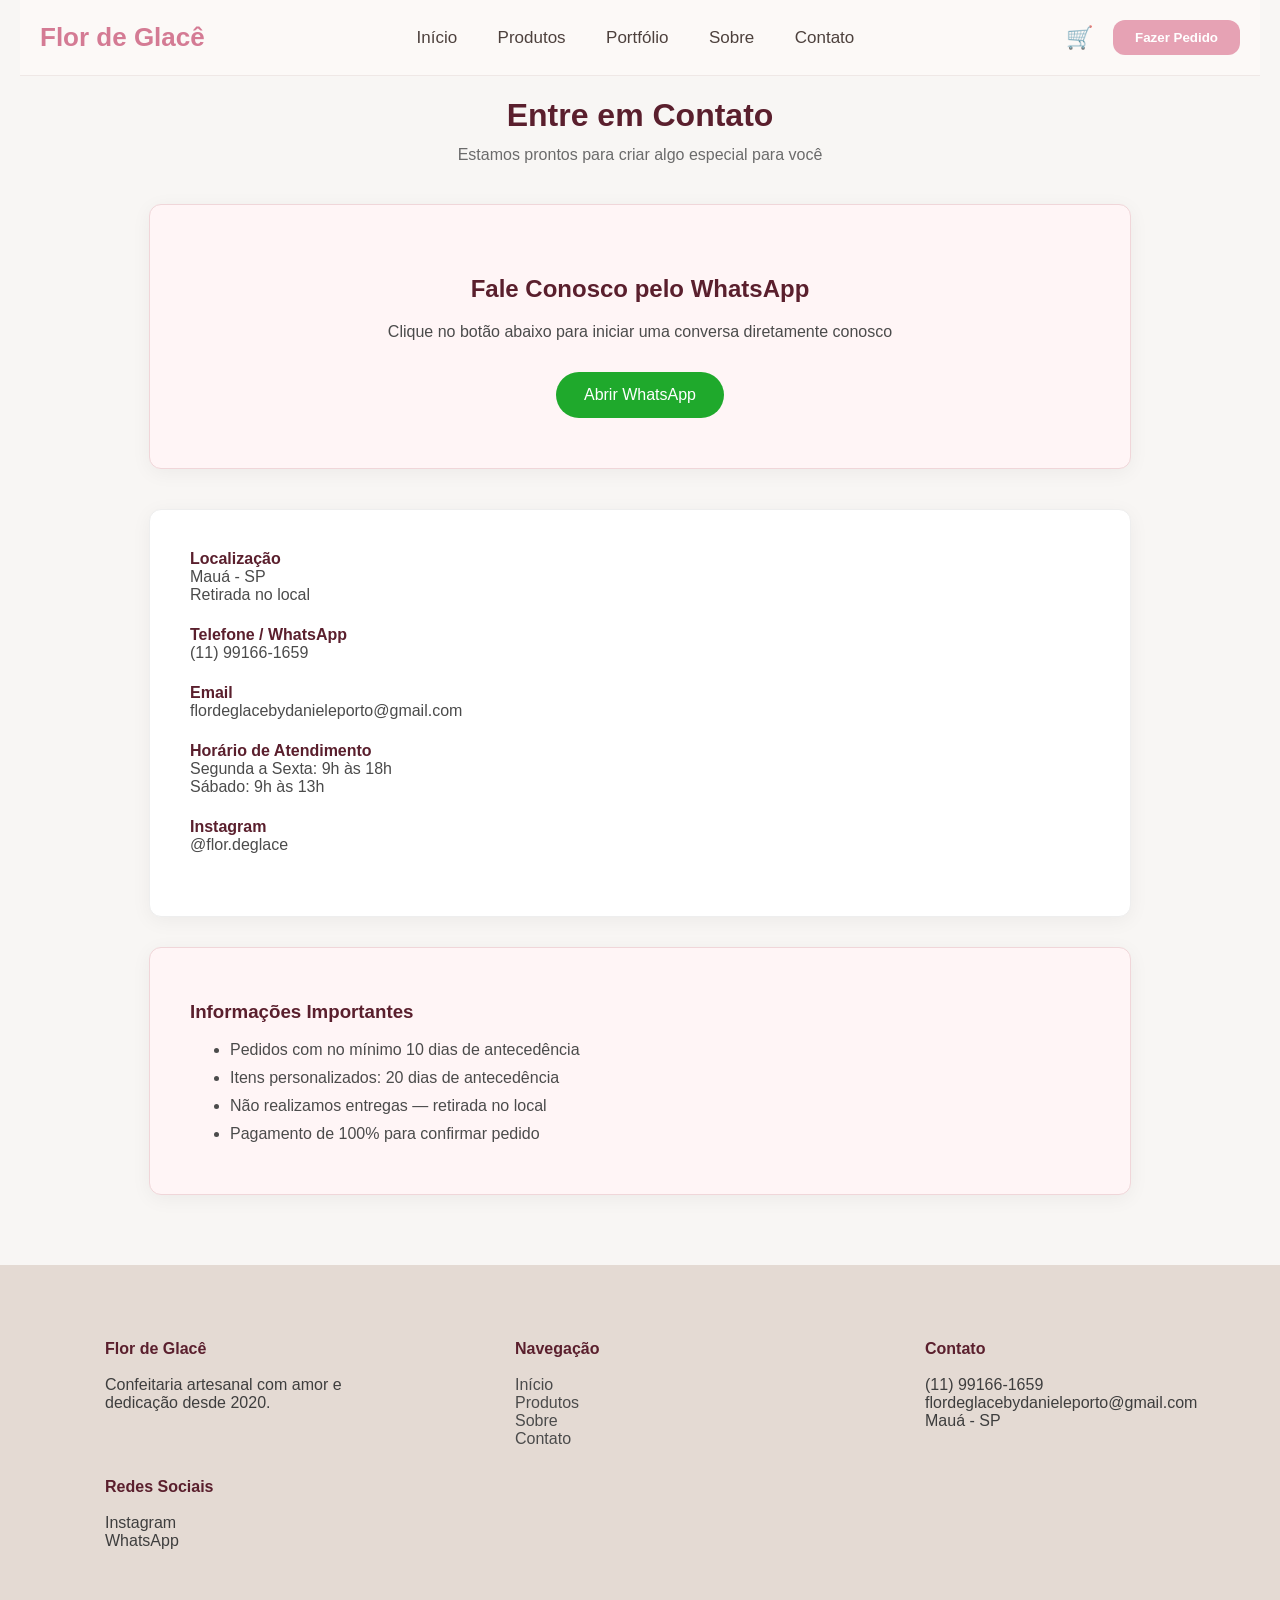
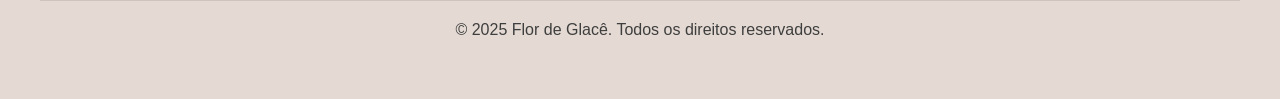
<file: contato.html>
<!DOCTYPE html>
<html lang="pt-BR">
<head>
    <meta charset="UTF-8" />
    <meta name="viewport" content="width=device-width, initial-scale=1.0" />
    <title>Contato</title>
    <style>
        body {
            margin: 0;
            font-family: "Poppins", sans-serif;
            background: #f8f6f4;
            color: #4b4b4b;
        }

        h1, h2 {
            color: #5a1f2d;
            text-align: center;
            font-weight: 600;
        }

        /* bloco whatsapp */
        .whatsapp-box {
            max-width: 900px;
            margin: 40px auto;
            background: #fff5f6;
            border: 1px solid #f0d6d9;
            padding: 50px 40px;
            border-radius: 12px;
            text-align: center;
            box-shadow: 0 4px 20px rgba(0,0,0,0.05);
        }
        .whatsapp-btn {
            background: #1fa92c;
            color: #fff;
            padding: 14px 28px;
            border-radius: 40px;
            border: none;
            cursor: pointer;
            font-size: 16px;
            margin-top: 15px;
        }

        /* bloco contato */
        .contact-section {
            max-width: 900px;
            margin: 30px auto;
            background: #fff;
            padding: 40px;
            border-radius: 12px;
            border: 1px solid #eee;
            box-shadow: 0 4px 20px rgba(0,0,0,0.05);
        }
        .contact-item {
            margin-bottom: 22px;
        }
        .contact-item-title {
            font-weight: 600;
            color: #5a1f2d;
        }

        /* bloco instruções */
        .info-important {
            max-width: 900px;
            margin: 30px auto 70px auto;
            background: #fff5f6;
            border: 1px solid #f0d6d9;
            padding: 35px 40px;
            border-radius: 12px;
            box-shadow: 0 4px 20px rgba(0,0,0,0.05);
        }
        .info-important h3 {
            margin-bottom: 18px;
            color: #5a1f2d;
        }
        ul li {
            margin-bottom: 10px;
        }

        /* footer */
        footer {
            background: #e4dad3;
            padding: 60px 40px;
            color: #3e3e3e;
        }
        .footer-container {
            max-width: 1100px;
            margin: auto;
            display: flex;
            justify-content: space-between;
            flex-wrap: wrap;
        }
        .footer-col {
            margin: 15px;
            width: 250px;
        }
        .footer-title {
            font-weight: bold;
            margin-bottom: 18px;
            color: #5a1f2d;
        }
        .footer-col a {
            color: #4b4b4b;
            text-decoration: none;
        }
        .footer-bottom {
            text-align: center;
            margin-top: 35px;
            padding-top: 20px;
            border-top: 1px solid rgba(0,0,0,0.1);
        }
    .site-header {
        width: 100%;
        max-width: 1200px; /* limita a largura total */
        margin: 0 auto;   /* centraliza no meio da página */
        background: #fcf9f7;
        padding: 20px 20px; /* diminui padding lateral */
        display: flex;
        justify-content: space-between;
        align-items: center;
        border-bottom: 1px solid #efe8e6;
        overflow-x: hidden;
    }

    .header-logo {
        font-size: 26px;
        font-weight: bold;
        color: #d47b94;
    }

    .header-nav a {
        margin: 0 18px;
        font-size: 17px;
        color: #4d413d;
        text-decoration: none;
    }

    .header-nav a:hover {
        opacity: 0.7;
    }

    .header-actions {
        display: flex;
        align-items: center;
        gap: 20px;
    }

    .cart-icon {
        font-size: 22px;
        color: #4d413d;
        cursor: pointer;
    }

    .pedido-btn {
        background: #e6a2b4;
        color: #fff;
        border: none;
        padding: 10px 22px;
        border-radius: 12px;
        font-weight: bold;
        cursor: pointer;
        transition: 0.2s;
    }

    .pedido-btn:hover {
        opacity: 0.8;
    }


    /* RESPONSIVIDADE */
    @media (max-width: 1024px) {
        .site-header {
            padding: 15px 25px;
            max-width: 100%;
        }
        .nav-menu {
            gap: 25px;
        }
    }

    @media (max-width: 768px) {
        .site-header {
            flex-wrap: wrap;
            justify-content: center;
            text-align: center;
            gap: 15px;
        }
        .nav-menu {
            flex-wrap: wrap;
            justify-content: center;
            gap: 15px;
        }
        .order-btn {
            width: 100%;
            max-width: 200px;
        }
    }

    @media (max-width: 480px) {
        .site-header {
            padding: 12px 15px;
        }
        .nav-menu a {
            font-size: 14px;
        }
        .brand-name {
            font-size: 20px;
        }
    }
</style>
</head>
<body>
     <!-- HEADER -->
    <header class="site-header">
        <div class="header-logo">Flor de Glacê</div>
        <nav class="header-nav">
            <a href="index.html">Início</a>
            <a href="#">Produtos</a>
            <a href="#">Portfólio</a>
            <a href="#">Sobre</a>
            <a href="contato.html">Contato</a>
        </nav>
        <div class="header-actions">
            <span class="cart-icon">🛒</span>
            <button class="pedido-btn">Fazer Pedido</button>
        </div>
    </header>

    <h1>Entre em Contato</h1>
    <p style="text-align:center;margin-top:-10px;color:#6b6b6b;">Estamos prontos para criar algo especial para você</p>

    <!-- WhatsApp -->
    <div class="whatsapp-box">
        <h2>Fale Conosco pelo WhatsApp</h2>
        <p>Clique no botão abaixo para iniciar uma conversa diretamente conosco</p>
        <button class="whatsapp-btn">Abrir WhatsApp</button>
    </div>

    <!-- Contatos -->
    <div class="contact-section">
        <div class="contact-item">
            <div class="contact-item-title">Localização</div>
            Mauá - SP<br>
            Retirada no local
        </div>

        <div class="contact-item">
            <div class="contact-item-title">Telefone / WhatsApp</div>
            (11) 99166-1659
        </div>

        <div class="contact-item">
            <div class="contact-item-title">Email</div>
            flordeglacebydanieleporto@gmail.com
        </div>

        <div class="contact-item">
            <div class="contact-item-title">Horário de Atendimento</div>
            Segunda a Sexta: 9h às 18h<br>
            Sábado: 9h às 13h
        </div>

        <div class="contact-item">
            <div class="contact-item-title">Instagram</div>
            @flor.deglace
        </div>
    </div>

    <!-- Informações Importantes -->
    <div class="info-important">
        <h3>Informações Importantes</h3>
        <ul>
            <li>Pedidos com no mínimo 10 dias de antecedência</li>
            <li>Itens personalizados: 20 dias de antecedência</li>
            <li>Não realizamos entregas — retirada no local</li>
            <li>Pagamento de 100% para confirmar pedido</li>
        </ul>
    </div>

    <!-- Footer -->
    <footer>
        <div class="footer-container">
            <div class="footer-col">
                <div class="footer-title">Flor de Glacê</div>
                Confeitaria artesanal com amor e dedicação desde 2020.
            </div>

            <div class="footer-col">
                <div class="footer-title">Navegação</div>
                <a href="#">Início</a><br>
                <a href="#">Produtos</a><br>
                <a href="#">Sobre</a><br>
                <a href="#">Contato</a>
            </div>

            <div class="footer-col">
                <div class="footer-title">Contato</div>
                (11) 99166-1659<br>
                flordeglacebydanieleporto@gmail.com<br>
                Mauá - SP
            </div>

            <div class="footer-col">
                <div class="footer-title">Redes Sociais</div>
                Instagram<br>
                WhatsApp
            </div>
        </div>

        <div class="footer-bottom">
            © 2025 Flor de Glacê. Todos os direitos reservados.
        </div>
    </footer>

   

</body>
</html>
</file>
